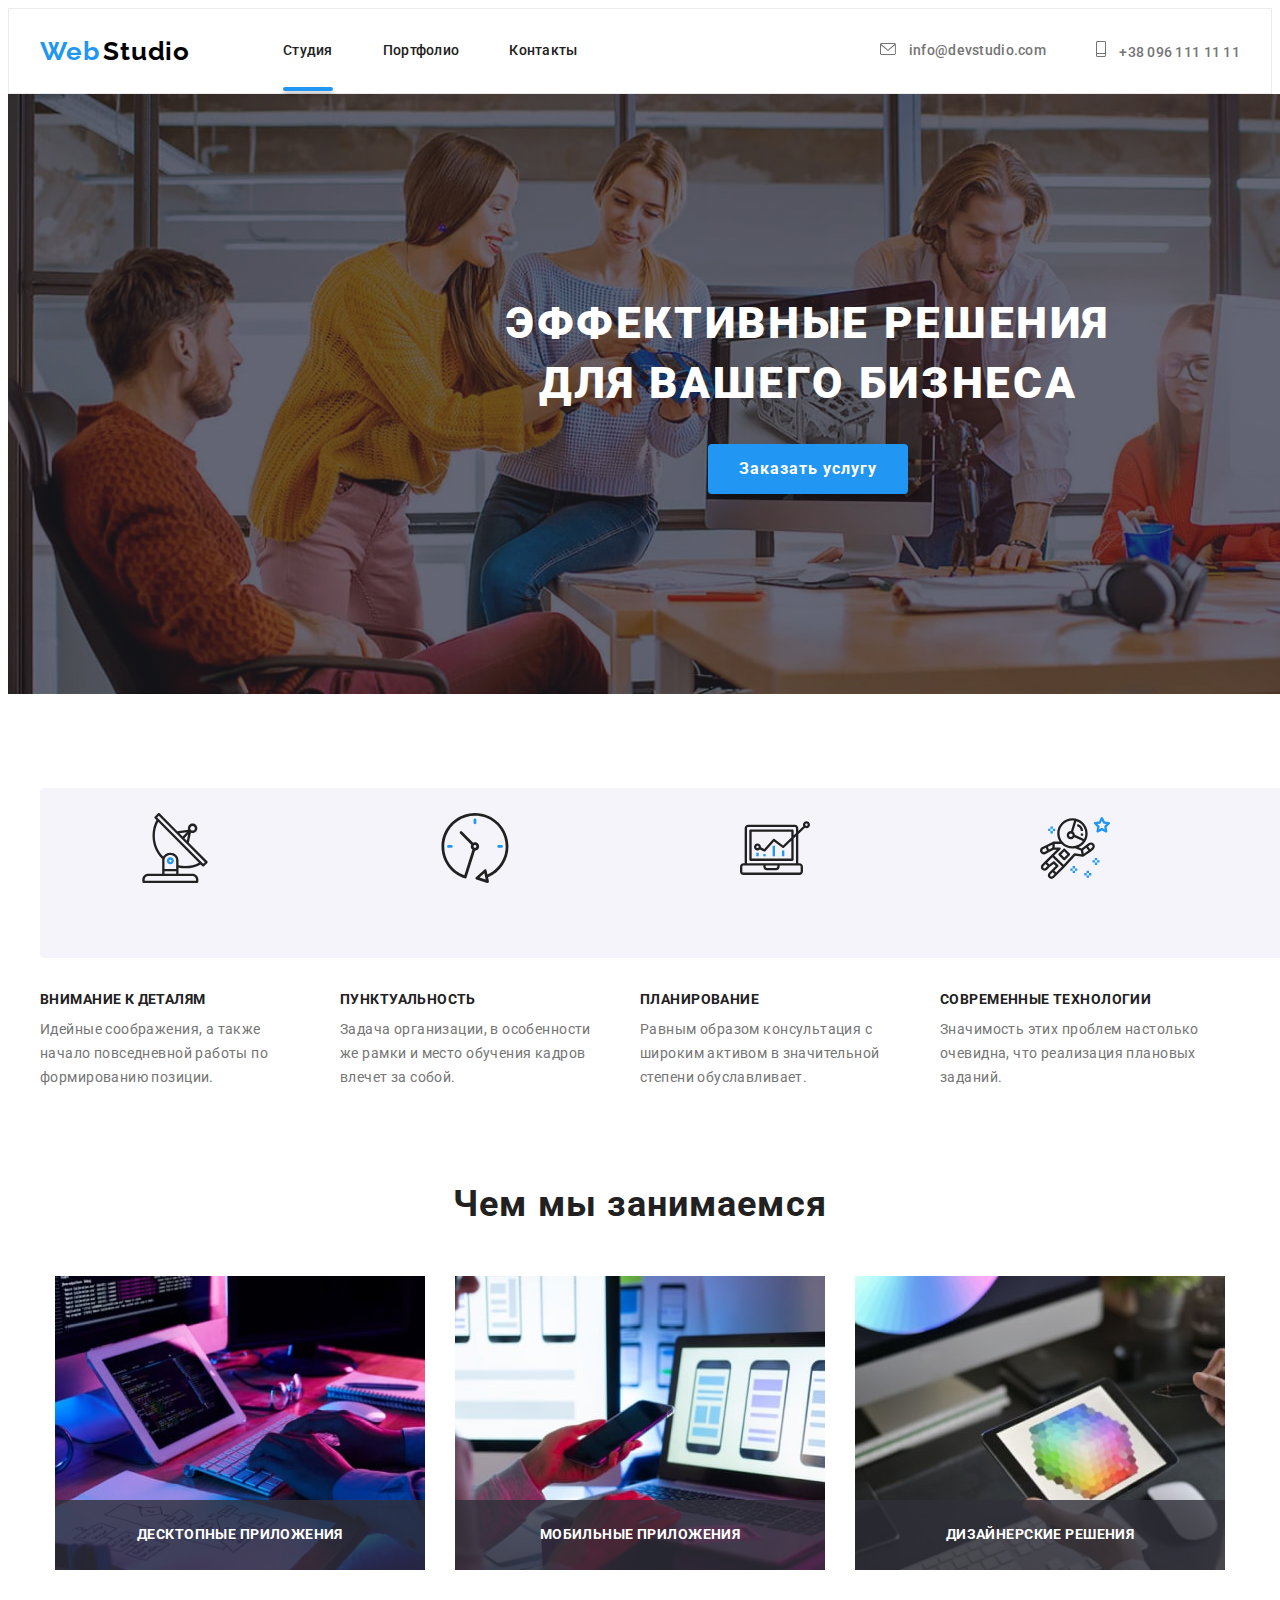
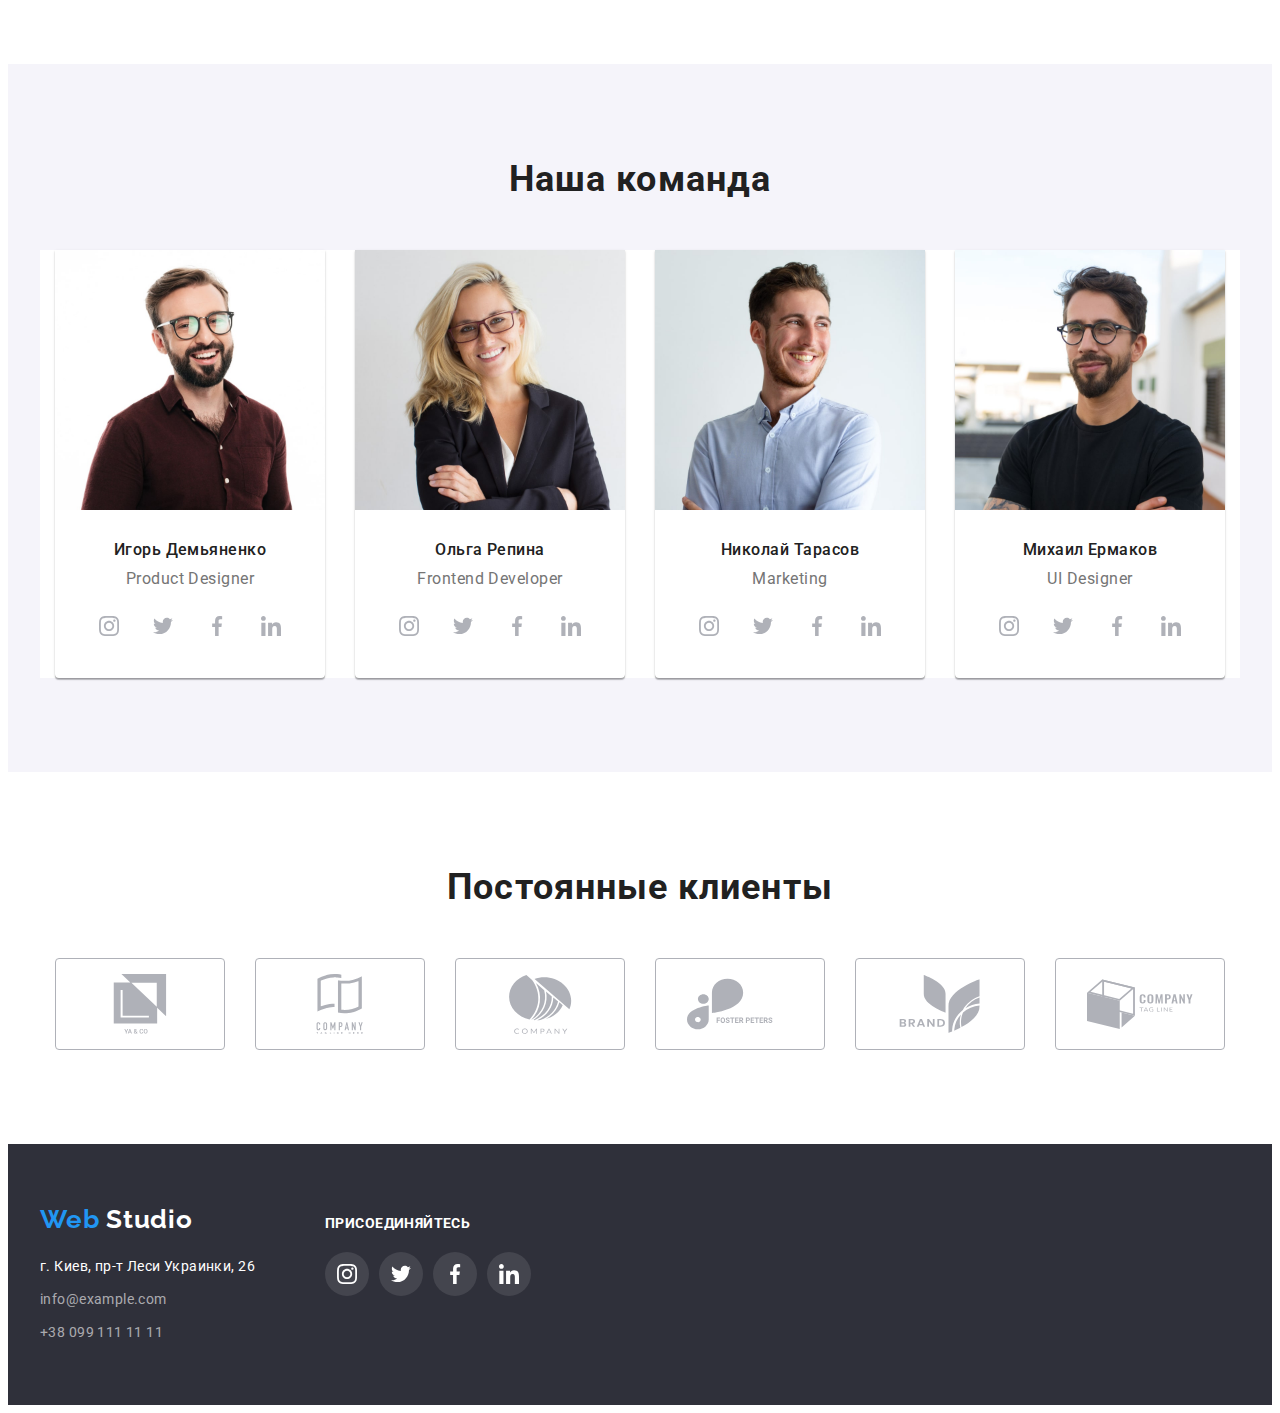
<file: index.html>
<!DOCTYPE html>
<html lang="ru">
  <head>
    <meta charset="UTF-8" />
    <meta http-equiv="X-UA-Compatible" content="IE=edge" />
    <meta name="viewport" content="width=device-width, initial-scale=1.0" />
    <title>goit-markup-hw-04</title>
    <link rel="preconnect" href="https://fonts.googleapis.com" />
    <link rel="preconnect" href="https://fonts.gstatic.com" crossorigin />
    <link
      href="https://fonts.googleapis.com/css2?family=Raleway:wght@700&family=Roboto:wght@400;500;700;900&display=swap"
      rel="stylesheet"
    />
    <link
      rel="stylesheet"
      href="https://cdnjs.cloudflare.com/ajax/libs/modern-normalize/1.1.0/modern-normalize.min.css"
      integrity="sha512-wpPYUAdjBVSE4KJnH1VR1HeZfpl1ub8YT/NKx4PuQ5NmX2tKuGu6U/JRp5y+Y8XG2tV+wKQpNHVUX03MfMFn9Q=="
      crossorigin="anonymous"
      referrerpolicy="no-referrer"
    />

    <link rel="stylesheet" href="./css/styles.css" />
  </head>
  <body>
    <!-- Шапка сайта   -->

    <header class="header">
      <div class="container header-container">
        <nav class="header-navigation">
          <a class="link header-logo" href="#0" lang="en">
            <span class="first-color-logo">Web</span>
            <span class="second-color-logo">Studio</span></a
          >
          <ul class="list header-list">
            <li class="header-item">
              <a class="link header-link current" href="">Студия </a>
            </li>
            <li class="header-item">
              <a class="link header-link" href="./portfolio.html"> Портфолио</a>
            </li>

            <li class="header-item">
              <a class="link header-link" href=""> Контакты </a>
            </li>
          </ul>
        </nav>

        <ul class="list header-contacts">
          <li>
            <a class="link header-mail" href="mailto:info@devstudio.com" lang="en">
              <svg class="header-mail-icon">
                <use href="./images/aicons.svg#letter" width="16" height="12"></use>
              </svg>
              info@devstudio.com</a
            >
          </li>
          <li>
            <a class="link header-tel" href="tel:+380961111111">
              <svg class="header-tel-icon">
                <use href="./images/aicons.svg#book" width="10" height="16"></use>
              </svg>
              +38 096 111 11 11</a
            >
          </li>
        </ul>
      </div>
    </header>

    <!-- Главный заголовок   -->
    <main>
      <section class="main-section">
        <div class="container main-container">
          <h1 class="mein-heading">Эффективные решения для вашего бизнеса</h1>
          <button class="main-btn" type="button" data-modal-open>Заказать услугу</button>
        </div>
      </section>

      <!-- Наши преимущества -->
      <section class="page-section">
        <div class="container">
          <ul class="list list-section">
            <li class="list-text">
              <svg class="page-section-icon" width="270" height="120">
                <use href="./images/aicons.svg#antenn" width="70" height="70"></use>
              </svg>

              <h3 class="head-section">Внимание к деталям</h3>
              <p class="content-section">
                Идейные соображения, а также начало повседневной работы по формированию позиции.
              </p>
            </li>
            <li class="list-text">
              <svg class="page-section-icon" width="270" height="120">
                <use href="./images/aicons.svg#clock" width="70" height="70"></use>
              </svg>
              <h3 class="head-section">Пунктуальность</h3>
              <p class="content-section">
                Задача организации, в особенности же рамки и место обучения кадров влечет за собой.
              </p>
            </li>
            <li class="list-text">
              <svg class="page-section-icon" width="270" height="120">
                <use href="./images/aicons.svg#diagram" width="70" height="70"></use>
              </svg>
              <h3 class="head-section">Планирование</h3>
              <p class="content-section">
                Равным образом консультация с широким активом в значительной степени обуславливает.
              </p>
            </li>
            <li class="list-text">
              <svg class="page-section-icon" width="270" height="120">
                <use href="./images/aicons.svg#astronaut" width="70" height="70"></use>
              </svg>
              <h3 class="head-section">Современные технологии</h3>
              <p class="content-section">
                Значимость этих проблем настолько очевидна, что реализация плановых заданий.
              </p>
            </li>
          </ul>
        </div>
      </section>

      <!-- Чем мы занимаемся  -->
      <section class="classes">
        <div class="container">
          <h2 class="title-work">Чем мы занимаемся</h2>
          <ul class="list list-img">
            <li class="order-img">
              <img src="./images/box-1.jpg" alt="фото1" width="370" height="294" />
              <h3 class="order-img-header">Десктопные приложения</h3>
            </li>
            <li class="order-img">
              <img src="./images/box-2.jpg" alt="фото2" width="370" height="294" />
              <h3 class="order-img-header">Мобильные приложения</h3>
            </li>
            <li class="order-img">
              <img src="./images/box-3.jpg" alt="фото3" width="370" height="294" />
              <h3 class="order-img-header">Дизайнерские решения</h3>
            </li>
          </ul>
        </div>
      </section>

      <!-- Наша команда  -->

      <section class="section-team">
        <div class="container">
          <h2 class="title-team">Наша команда</h2>
          <ul class="list list-team">
            <li>
              <img src="./images/person1.jpg" alt="Игорь Демьяненко" width="270" height="260" />
              <div class="indentation-text">
                <h3 class="name-person">Игорь Демьяненко</h3>
                <p class="work-person" lang="en">Product Designer</p>
                <ul class="list list-social-team">
                  <li class="social-team-item">
                    <a href="" class="social-team-link">
                      <svg class="social-team-icon" width="20" height="20">
                        <use href="./images/aicons.svg#instagram"></use>
                      </svg>
                    </a>
                  </li>
                  <li class="social-team-item">
                    <a href="" class="social-team-link">
                      <svg class="social-team-icon" width="20" height="20">
                        <use href="./images/aicons.svg#twitter"></use>
                      </svg>
                    </a>
                  </li>
                  <li class="social-team-item">
                    <a href="" class="social-team-link">
                      <svg class="social-team-icon" width="20" height="20">
                        <use href="./images/aicons.svg#facebook"></use>
                      </svg>
                    </a>
                  </li>
                  <li class="social-team-item">
                    <a href="" class="social-team-link">
                      <svg class="social-team-icon" width="20" height="20">
                        <use href="./images/aicons.svg#linkedin"></use>
                      </svg>
                    </a>
                  </li>
                </ul>
              </div>
            </li>
            <li>
              <img src="./images/person2.jpg" alt="Ольга Репина " width="270" height="260" />
              <div class="indentation-text">
                <h3 class="name-person">Ольга Репина</h3>
                <p class="work-person" lang="en">Frontend Developer</p>
                <ul class="list list-social-team">
                  <li class="social-team-item">
                    <a href="" class="social-team-link">
                      <svg class="social-team-icon" width="20" height="20">
                        <use href="./images/aicons.svg#instagram"></use>
                      </svg>
                    </a>
                  </li>
                  <li class="social-team-item">
                    <a href="" class="social-team-link">
                      <svg class="social-team-icon" width="20" height="20">
                        <use href="./images/aicons.svg#twitter"></use>
                      </svg>
                    </a>
                  </li>
                  <li class="social-team-item">
                    <a href="" class="social-team-link">
                      <svg class="social-team-icon" width="20" height="20">
                        <use href="./images/aicons.svg#facebook"></use>
                      </svg>
                    </a>
                  </li>
                  <li class="social-team-item">
                    <a href="" class="social-team-link">
                      <svg class="social-team-icon" width="20" height="20">
                        <use href="./images/aicons.svg#linkedin"></use>
                      </svg>
                    </a>
                  </li>
                </ul>
              </div>
            </li>
            <li>
              <img src="./images/person3.jpg" alt="Николай Тарасов" width="270" height="260" />
              <div class="indentation-text">
                <h3 class="name-person">Николай Тарасов</h3>
                <p class="work-person" lang="en">Marketing</p>
                <ul class="list list-social-team">
                  <li class="social-team-item">
                    <a href="" class="social-team-link">
                      <svg class="social-team-icon" width="20" height="20">
                        <use href="./images/aicons.svg#instagram"></use>
                      </svg>
                    </a>
                  </li>
                  <li class="social-team-item">
                    <a href="" class="social-team-link">
                      <svg class="social-team-icon" width="20" height="20">
                        <use href="./images/aicons.svg#twitter"></use>
                      </svg>
                    </a>
                  </li>
                  <li class="social-team-item">
                    <a href="" class="social-team-link">
                      <svg class="social-team-icon" width="20" height="20">
                        <use href="./images/aicons.svg#facebook"></use>
                      </svg>
                    </a>
                  </li>
                  <li class="social-team-item">
                    <a href="" class="social-team-link">
                      <svg class="social-team-icon" width="20" height="20">
                        <use href="./images/aicons.svg#linkedin"></use>
                      </svg>
                    </a>
                  </li>
                </ul>
              </div>
            </li>
            <li>
              <img src="./images/person4.jpg" alt="Михаил Ермаков" width="270" height="260" />
              <div class="indentation-text">
                <h3 class="name-person">Михаил Ермаков</h3>
                <p class="work-person" lang="en">UI Designer</p>
                <ul class="list list-social-team">
                  <li class="social-team-item">
                    <a href="" class="social-team-link">
                      <svg class="social-team-icon" width="20" height="20">
                        <use href="./images/aicons.svg#instagram"></use>
                      </svg>
                    </a>
                  </li>
                  <li class="social-team-item">
                    <a href="" class="social-team-link">
                      <svg class="social-team-icon" width="20" height="20">
                        <use href="./images/aicons.svg#twitter"></use>
                      </svg>
                    </a>
                  </li>
                  <li class="social-team-item">
                    <a href="" class="social-team-link">
                      <svg class="social-team-icon" width="20" height="20">
                        <use href="./images/aicons.svg#facebook"></use>
                      </svg>
                    </a>
                  </li>
                  <li class="social-team-item">
                    <a href="" class="social-team-link">
                      <svg class="social-team-icon" width="20" height="20">
                        <use href="./images/aicons.svg#linkedin"></use>
                      </svg>
                    </a>
                  </li>
                </ul>
              </div>
            </li>
          </ul>
        </div>
      </section>
      <!-- Постоянные клиенты  -->
      <section class="section-clients">
        <div class="container">
          <h2 class="title-clients">Постоянные клиенты</h2>
          <ul class="list list-clients">
            <li class="item-clients">
              <a href="" class="link-clients">
                <svg class="icon-clients" width="106" height="60">
                  <use href="./images/aicons.svg#company1"></use>
                </svg>
              </a>
            </li>
            <li class="item-clients">
              <a href="" class="link-clients">
                <svg class="icon-clients" width="106" height="60">
                  <use href="./images/aicons.svg#company2"></use>
                </svg>
              </a>
            </li>
            <li class="item-clients">
              <a href="" class="link-clients">
                <svg class="icon-clients" width="106" height="60">
                  <use href="./images/aicons.svg#company3"></use>
                </svg>
              </a>
            </li>
            <li class="item-clients">
              <a href="" class="link-clients">
                <svg class="icon-clients" width="106" height="60">
                  <use href="./images/aicons.svg#group-2"></use>
                </svg>
              </a>
            </li>
            <li class="item-clients">
              <a href="" class="link-clients">
                <svg class="icon-clients" width="106" height="60">
                  <use href="./images/aicons.svg#company5"></use>
                </svg>
              </a>
            </li>
            <li class="item-clients">
              <a href="" class="link-clients">
                <svg class="icon-clients" width="106" height="60">
                  <use href="./images/aicons.svg#group6"></use>
                </svg>
              </a>
            </li>
          </ul>
        </div>
      </section>
    </main>

    <!-- Контакты -->

    <footer class="footer-block">
      <div class="container futter-container">
        <div class="address-block">
          <a class="link" href="#0" lang="en"
            ><span class="first-color-logo">Web</span
            ><span class="second-color-logo futter-logo-color"> Studio</span>
          </a>
          <address class="contacts">
            <ul class="list">
              <li>
                <a
                  class="link contacts-address"
                  href="https://goo.gl/maps/wN2QfeuY1FiPQJow7"
                  target="_blank"
                  rel="noopener noreferrer"
                >
                  г. Киев, пр-т Леси Украинки, 26
                </a>
              </li>
              <li class="mail-futter">
                <a class="link contacts-mail mail-futter" href="" lang="en">info@example.com</a>
              </li>
              <li>
                <a class="link contacts-tel" href=""> +38 099 111 11 11</a>
              </li>
            </ul>
          </address>
        </div>
        <div class="socials-block">
          <h3 class="tittle-socials">ПРИСОЕДИНЯЙТЕСЬ</h3>
          <ul class="list social-list">
            <li class="social-item">
              <a href="" class="social-link">
                <svg class="social-icon" width="20" height="20">
                  <use href="./images/aicons.svg#instagram"></use>
                </svg>
              </a>
            </li>
            <li class="social-item">
              <a href="" class="social-link">
                <svg class="social-icon" width="20" height="20">
                  <use href="./images/aicons.svg#twitter"></use>
                </svg>
              </a>
            </li>
            <li class="social-item">
              <a href="" class="social-link">
                <svg class="social-icon" width="20" height="20">
                  <use href="./images/aicons.svg#facebook"></use>
                </svg>
              </a>
            </li>
            <li class="social-item">
              <a href="" class="social-link">
                <svg class="social-icon" width="20" height="20">
                  <use href="./images/aicons.svg#linkedin"></use>
                </svg>
              </a>
            </li>
          </ul>
        </div>
      </div>
    </footer>
    <div class="backdrop is-hidden" data-modal>
      <div class="modal">
        <button type="button" class="modal-close" data-modal-close>
          <svg class="modal-close-icon" width="11" height="11">
            <use href="./images/aicons.svg#close"></use>
          </svg>
        </button>
      </div>
    </div>
    <script src="./JS/modal.js"></script>
  </body>
</html>
</file>
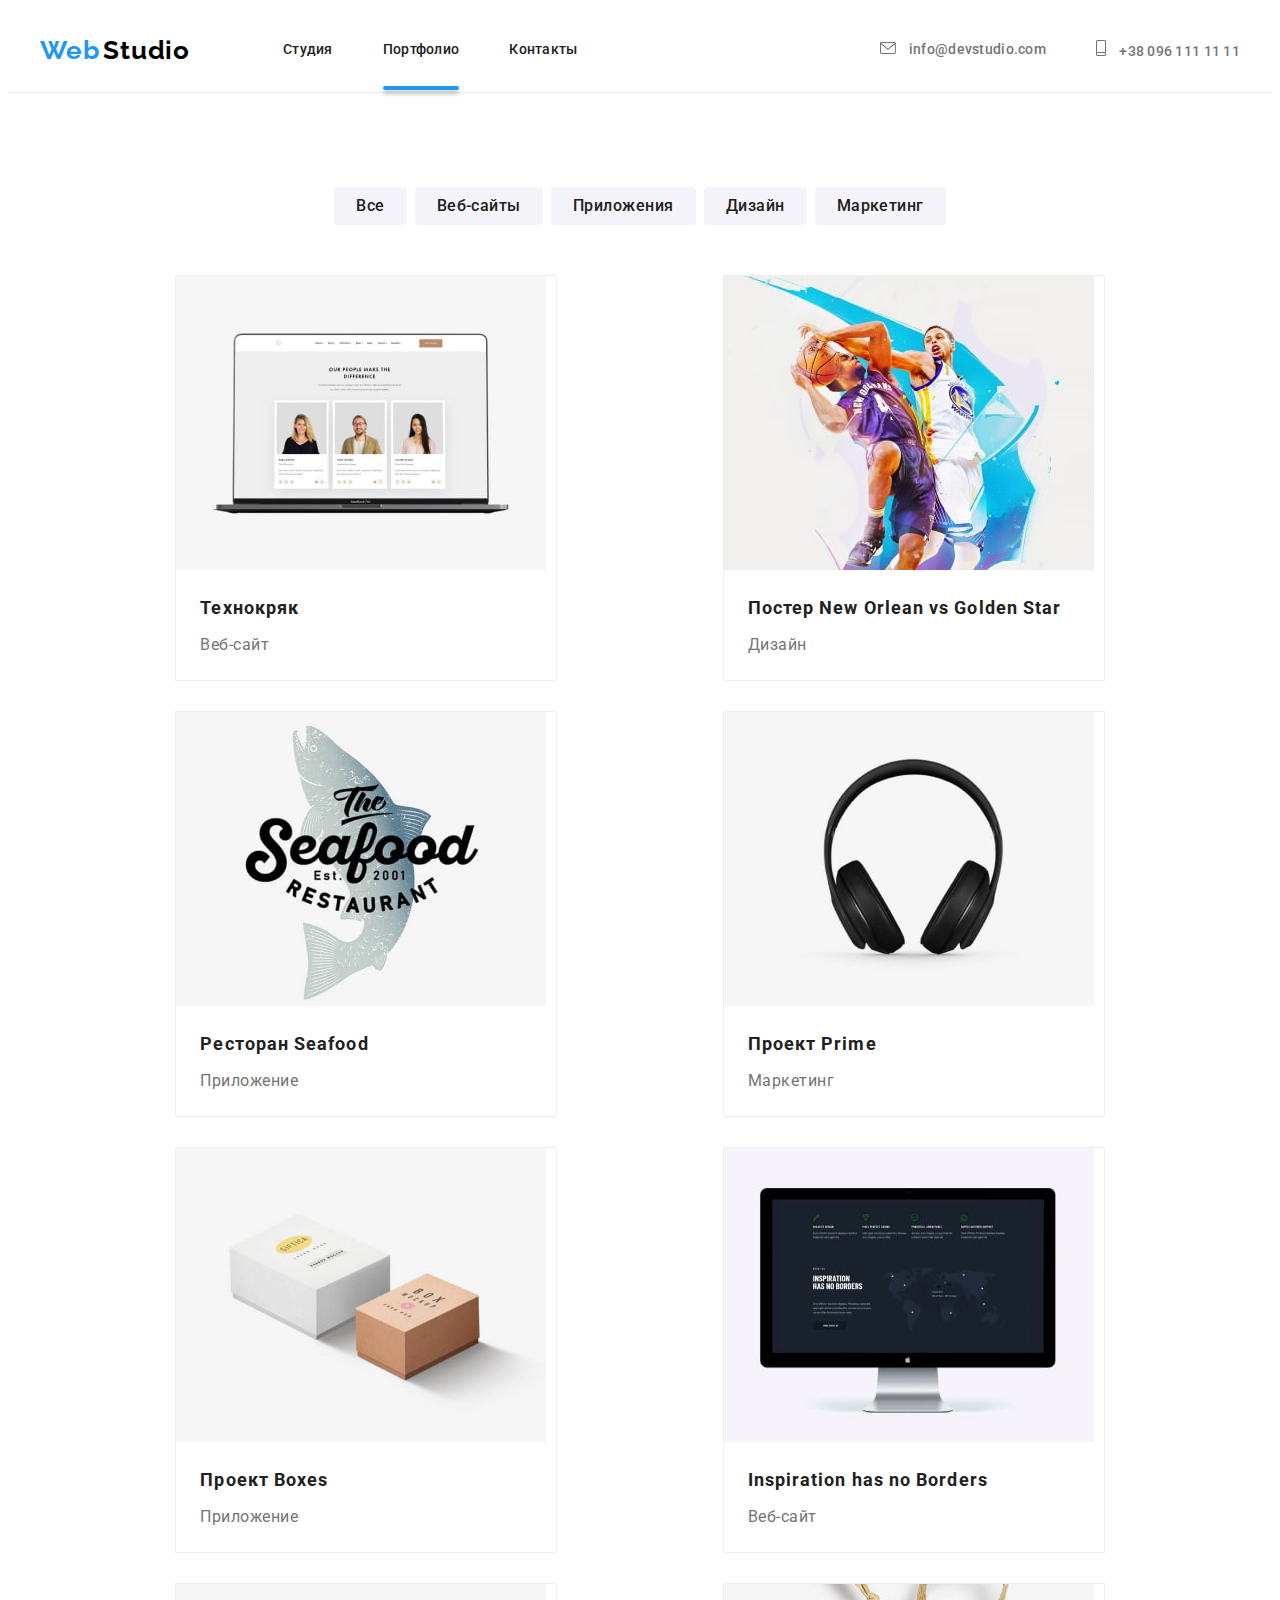
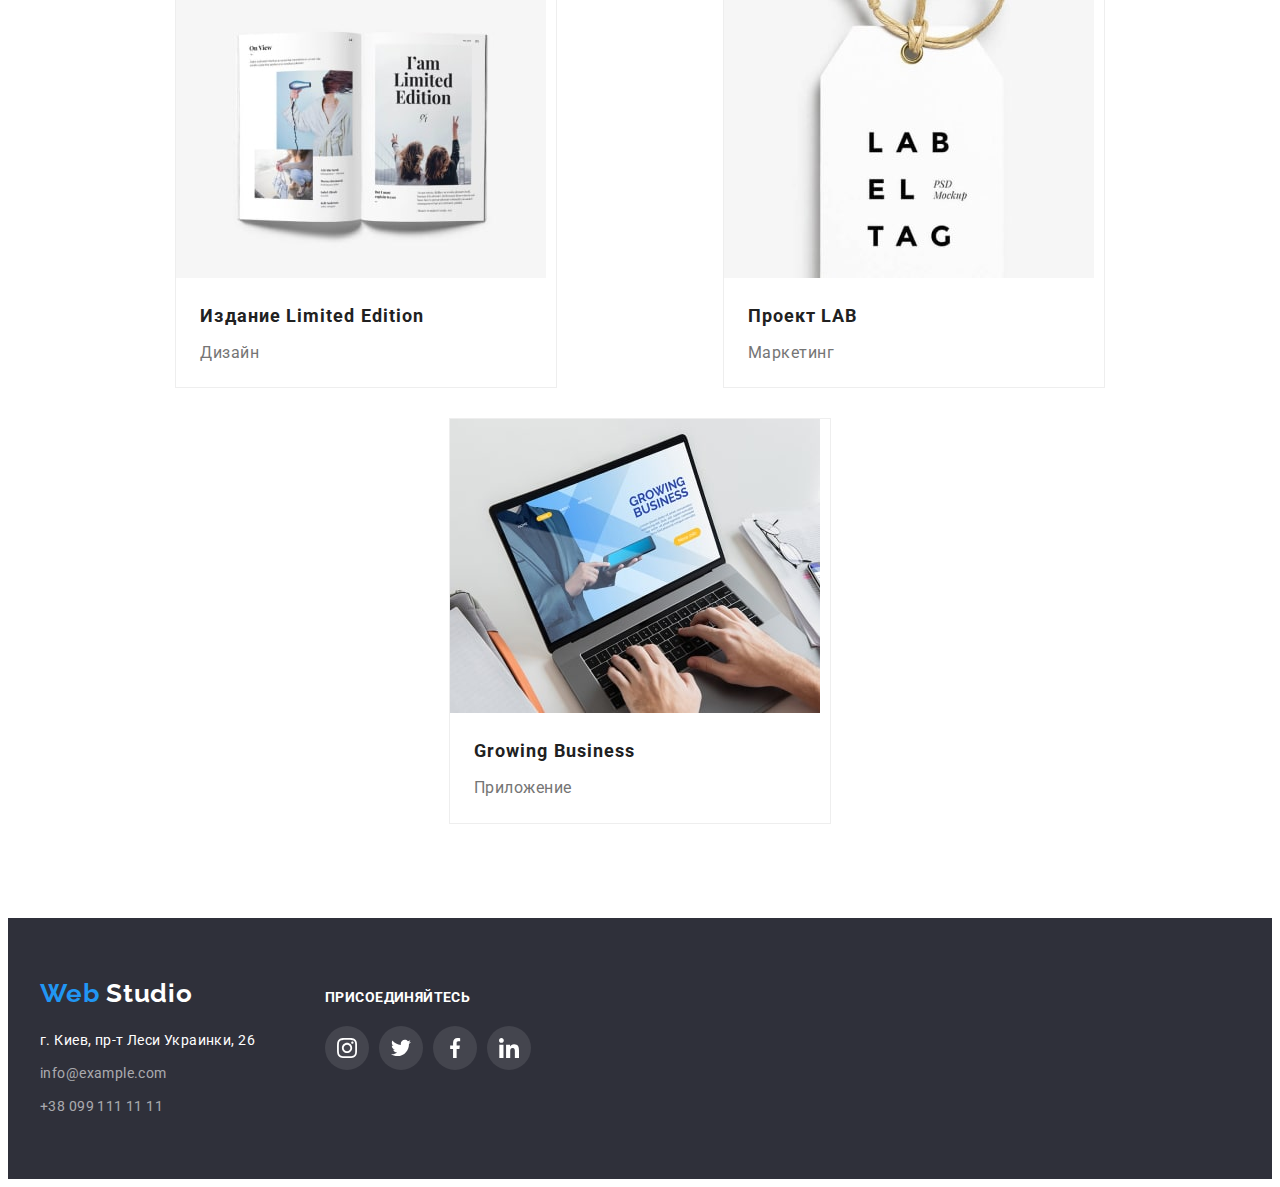
<file: portfolio.html>
<!DOCTYPE html>
<html lang="ru">
  <head>
    <meta charset="UTF-8" />
    <meta http-equiv="X-UA-Compatible" content="IE=edge" />
    <meta name="viewport" content="width=device-width, initial-scale=1.0" />
    <title>goit-markup-hw-02</title>
    <link rel="preconnect" href="https://fonts.googleapis.com" />
    <link rel="preconnect" href="https://fonts.gstatic.com" crossorigin />
    <link
      href="https://fonts.googleapis.com/css2?family=Raleway:wght@700&family=Roboto:wght@400;500;700;900&display=swap"
      rel="stylesheet"
    />
    <link
      rel="stylesheet"
      href="https://cdnjs.cloudflare.com/ajax/libs/modern-normalize/1.1.0/modern-normalize.min.css"
      integrity="sha512-wpPYUAdjBVSE4KJnH1VR1HeZfpl1ub8YT/NKx4PuQ5NmX2tKuGu6U/JRp5y+Y8XG2tV+wKQpNHVUX03MfMFn9Q=="
      crossorigin="anonymous"
      referrerpolicy="no-referrer"
    />
    <link rel="stylesheet" href="./css/styles.css" />
  </head>
  <!-- Шапка сайта  -->

  <body>
    <header class="header-border">
      <div class="container header-container">
        <nav class="header-navigation">
          <a class="link header-logo" href="#0" lang="en">
            <span class="first-color-logo">Web</span>
            <span class="second-color-logo">Studio</span></a
          >
          <ul class="list header-list">
            <li class="header-item">
              <a class="link header-link" href="./index.html">Студия</a>
            </li>
            <li class="header-item">
              <a class="link header-link current" href="./portfolio.html"> Портфолио</a>
            </li>

            <li class="header-item">
              <a class="link header-link" href=""> Контакты </a>
            </li>
          </ul>
        </nav>
        <ul class="list header-contacts">
          <li>
            <a class="link header-mail" href="mailto:info@devstudio.com" lang="en">
              <svg class="header-mail-icon">
                <use href="./images/aicons.svg#letter" width="16" height="12"></use>
              </svg>
              info@devstudio.com</a
            >
          </li>
          <li>
            <a class="link header-tel" href="tel:+380961111111">
              <svg class="header-tel-icon">
                <use href="./images/aicons.svg#book" width="10" height="16"></use>
              </svg>
              +38 096 111 11 11</a
            >
          </li>
        </ul>
      </div>
    </header>
    <main class="main-portfolio">
      <section class="portfolio">
        <div class="container">
          <ul class="list list-portfolio">
            <li class="button-list">
              <button class="btn-portfolio" type="button">Все</button>
            </li>
            <li class="button-list">
              <button class="btn-portfolio" type="button">Веб-сайты</button>
            </li>
            <li class="button-list">
              <button class="btn-portfolio" type="button">Приложения</button>
            </li>
            <li class="button-list">
              <button class="btn-portfolio" type="button">Дизайн</button>
            </li>
            <li class="button-list">
              <button class="btn-portfolio" type="button">Маркетинг</button>
            </li>
          </ul>

          <ul class="list gallery-list">
            <li class="img-list">
              <a href="" class="link portfolio-link">
                <div class="gallery-list-wrap">
                  <img
                    src="./images/portfolio/tehnokryak.jpg"
                    alt="веб-сайт"
                    width="370"
                    height="294"
                  />
                  <p class="portfolio-second-text">
                    Технокряк это современная площадка распространения коронавируса. Компании
                    используют эту платформу для цифрового шпионажа и атак на защищённые сервера
                    конкурентов.
                  </p>
                </div>

                <div class="card-content">
                  <h2 class="portfolio-header-pic">Технокряк</h2>
                  <p class="portfolio-text-pic">Веб-сайт</p>
                </div>
              </a>
            </li>
            <li class="img-list">
              <a href="" class="link portfolio-link">
                <div class="gallery-list-wrap">
                  <img src="./images/portfolio/poster.jpg" alt="постер" width="370" height="294" />
                  <p class="portfolio-second-text">
                    Технокряк это современная площадка распространения коронавируса. Компании
                    используют эту платформу для цифрового шпионажа и атак на защищённые сервера
                    конкурентов.
                  </p>
                </div>
                <div class="card-content">
                  <h2 class="portfolio-header-pic">Постер New Orlean vs Golden Star</h2>
                  <p class="portfolio-text-pic">Дизайн</p>
                </div>
              </a>
            </li>
            <li class="img-list">
              <a href="" class="link portfolio-link">
                <div class="gallery-list-wrap">
                  <img
                    src="./images/portfolio/Seafood.jpg"
                    alt="логотип"
                    width="370"
                    height="294"
                  />
                  <p class="portfolio-second-text">
                    Технокряк это современная площадка распространения коронавируса. Компании
                    используют эту платформу для цифрового шпионажа и атак на защищённые сервера
                    конкурентов.
                  </p>
                </div>
                <div class="card-content">
                  <h2 class="portfolio-header-pic">Ресторан Seafood</h2>
                  <p class="portfolio-text-pic">Приложение</p>
                </div>
              </a>
            </li>
            <li class="img-list">
              <a href="" class="link portfolio-link">
                <div class="gallery-list-wrap">
                  <img src="./images/portfolio/Prime.jpg" alt="наушники" width="370" height="294" />
                  <p class="portfolio-second-text">
                    Технокряк это современная площадка распространения коронавируса. Компании
                    используют эту платформу для цифрового шпионажа и атак на защищённые сервера
                    конкурентов.
                  </p>
                </div>
                <div class="card-content">
                  <h2 class="portfolio-header-pic">Проект Prime</h2>
                  <p class="portfolio-text-pic">Маркетинг</p>
                </div>
              </a>
            </li>
            <li class="img-list">
              <a href="" class="link portfolio-link">
                <div class="gallery-list-wrap">
                  <img src="./images/portfolio/Boxes.jpg" alt="коробки" width="370" height="294" />
                  <p class="portfolio-second-text">
                    Технокряк это современная площадка распространения коронавируса. Компании
                    используют эту платформу для цифрового шпионажа и атак на защищённые сервера
                    конкурентов.
                  </p>
                </div>
                <div class="card-content">
                  <h2 class="portfolio-header-pic">Проект Boxes</h2>
                  <p class="portfolio-text-pic">Приложение</p>
                </div>
              </a>
            </li>
            <li class="img-list">
              <a href="" class="link portfolio-link">
                <div class="gallery-list-wrap">
                  <img
                    src="./images/portfolio/Inspiration.jpg"
                    alt="монитор"
                    width="370"
                    height="294"
                  />
                  <p class="portfolio-second-text">
                    Технокряк это современная площадка распространения коронавируса. Компании
                    используют эту платформу для цифрового шпионажа и атак на защищённые сервера
                    конкурентов.
                  </p>
                </div>
                <div class="card-content">
                  <h2 class="portfolio-header-pic" lang="en">Inspiration has no Borders</h2>
                  <p class="portfolio-text-pic">Веб-сайт</p>
                </div>
              </a>
            </li>
            <li class="img-list">
              <a href="" class="link portfolio-link">
                <div class="gallery-list-wrap">
                  <img
                    src="./images/portfolio/Limited-Edition.jpg"
                    alt="издание"
                    width="370"
                    height="294"
                  />
                  <p class="portfolio-second-text">
                    Технокряк это современная площадка распространения коронавируса. Компании
                    используют эту платформу для цифрового шпионажа и атак на защищённые сервера
                    конкурентов.
                  </p>
                </div>
                <div class="card-content">
                  <h2 class="portfolio-header-pic">Издание Limited Edition</h2>
                  <p class="portfolio-text-pic">Дизайн</p>
                </div>
              </a>
            </li>
            <li class="img-list">
              <a href="" class="link portfolio-link">
                <div class="gallery-list-wrap">
                  <img
                    src="./images/portfolio/project-lab.jpg"
                    alt="бирка"
                    width="370"
                    height="294"
                  />
                  <p class="portfolio-second-text">
                    Технокряк это современная площадка распространения коронавируса. Компании
                    используют эту платформу для цифрового шпионажа и атак на защищённые сервера
                    конкурентов.
                  </p>
                </div>
                <div class="card-content">
                  <h2 class="portfolio-header-pic">Проект LAB</h2>
                  <p class="portfolio-text-pic">Маркетинг</p>
                </div>
              </a>
            </li>
            <li class="img-list">
              <a href="" class="link portfolio-link">
                <div class="gallery-list-wrap">
                  <img
                    src="./images/portfolio/Growing-Business.jpg"
                    alt="ноутбук"
                    width="370"
                    height="294"
                  />
                  <p class="portfolio-second-text">
                    Технокряк это современная площадка распространения коронавируса. Компании
                    используют эту платформу для цифрового шпионажа и атак на защищённые сервера
                    конкурентов.
                  </p>
                </div>
                <div class="card-content portfolio-link">
                  <h2 class="portfolio-header-pic" lang="en">Growing Business</h2>
                  <p class="portfolio-text-pic">Приложение</p>
                </div>
              </a>
            </li>
          </ul>
        </div>
      </section>
    </main>

    <!-- Контакты -->
    <footer class="footer-block">
      <div class="container futter-container">
        <div class="address-block">
          <a class="link" href="#0" lang="en"
            ><span class="first-color-logo">Web</span
            ><span class="second-color-logo futter-logo-color"> Studio</span>
          </a>
          <address class="contacts">
            <ul class="list">
              <li>
                <a
                  class="link contacts-address"
                  href="https://goo.gl/maps/wN2QfeuY1FiPQJow7"
                  target="_blank"
                  rel="noopener noreferrer"
                >
                  г. Киев, пр-т Леси Украинки, 26
                </a>
              </li>
              <li class="mail-futter">
                <a class="link contacts-mail mail-futter" href="" lang="en">info@example.com</a>
              </li>
              <li>
                <a class="link contacts-tel" href=""> +38 099 111 11 11</a>
              </li>
            </ul>
          </address>
        </div>
        <div class="socials-block">
          <h3 class="tittle-socials">ПРИСОЕДИНЯЙТЕСЬ</h3>
          <ul class="list social-list">
            <li class="social-item">
              <a href="" class="social-link">
                <svg class="social-icon" width="20" height="20">
                  <use href="./images/aicons.svg#instagram"></use>
                </svg>
              </a>
            </li>
            <li class="social-item">
              <a href="" class="social-link">
                <svg class="social-icon" width="20" height="20">
                  <use href="./images/aicons.svg#twitter"></use>
                </svg>
              </a>
            </li>
            <li class="social-item">
              <a href="" class="social-link">
                <svg class="social-icon" width="20" height="20">
                  <use href="./images/aicons.svg#facebook"></use>
                </svg>
              </a>
            </li>
            <li class="social-item">
              <a href="" class="social-link">
                <svg class="social-icon" width="20" height="20">
                  <use href="./images/aicons.svg#linkedin"></use>
                </svg>
              </a>
            </li>
          </ul>
        </div>
      </div>
    </footer>
  </body>
</html>
</file>
<file: css/styles.css>
:root {
  --first-title-color: #ffffff;
  --second-title-color: #212121;
  --accent-color: #2196f3;
  --header-text-color: #212121;
  --first-logo-color: #2196f3;
  --second-logo-color: #000000;
  --address-color: #ffffff;
  --second-address-color: rgba(255, 255, 255, 0.6);
}
body {
  font-family: 'roboto', Arial, Helvetica, sans-serif;
  color: #757575;
}

p,
h1,
h2,
h3,
h4,
h5,
h6 {
  margin: 0;
}
ul {
  margin: 0;
  padding: 0;
}
button {
  cursor: pointer;
}
img {
  display: block;
  max-width: 100%;
}
.container {
  width: 1200px;
  padding-left: 15px;
  padding-right: 15px;
  margin: 0 auto;
}

.header-list {
  display: flex;
}
.list {
  list-style: none;
}

.link {
  text-decoration: none;
}

/* ----------------------------ЛОГОТИП-------------------- */
.header-logo {
  margin-right: 93px;
}
.first-color-logo {
  font-family: Raleway;
  font-weight: 700;
  font-size: 26px;
  line-height: 1.19;
  letter-spacing: 0.03em;
  color: var(--first-logo-color);
}

.second-color-logo {
  font-family: Raleway;
  font-weight: 700;
  font-size: 26px;
  line-height: 1.19;
  letter-spacing: 0.03em;
  color: var(--second-logo-color);
}

/* ------------------------------ШАПКА-------------------------- */

.header-border {
  background-color: #ffffff;
  margin-left: auto;
  margin-right: auto;
  border-bottom: 1px solid #ececec;
}
.header-container {
  display: flex;
}

.header-navigation {
  display: flex;
  align-items: center;
}
.header-item:not(:last-child) {
  margin-right: 50px;
}
.header-contacts {
  display: flex;
  align-items: center;
  margin-left: auto;
}

.header-link {
  position: relative;

  display: block;
  padding-bottom: 32px;
  padding-top: 32px;
  font-weight: 500;
  font-size: 14px;
  line-height: 1.14;
  letter-spacing: 0.02em;
  color: var(--header-text-color);

  transition-property: var(--accent-color);
  transition-duration: 250ms;
  transition-timing-function: cubic-bezier(0.4, 0, 0.2, 1);
}

.header-link.current::after {
  position: absolute;
  left: 0;
  bottom: 0;

  content: '';
  display: block;
  width: 100%;
  height: 4px;
  background-color: var(--accent-color);
  box-shadow: 0px 4px 4px rgba(0, 0, 0, 0.25);
  border-radius: 2px;
}

.header-mail {
  display: block;
  padding-bottom: 32px;
  padding-top: 32px;
  font-weight: 500;
  font-size: 14px;
  line-height: 1.14;
  letter-spacing: 0.02em;
  color: #757575;
  margin-right: 50px;

  transition-property: var(--accent-color);
  transition-duration: 250ms;
  transition-timing-function: cubic-bezier(0.4, 0, 0.2, 1);
}

.header-mail-icon {
  width: 16px;
  height: 12px;
  margin-right: 10px;
  align-items: center;
  fill: currentColor;
}

.header-tel {
  display: block;
  padding-bottom: 32px;
  padding-top: 32px;
  font-weight: 500;
  font-size: 14px;
  line-height: 1.14;
  letter-spacing: 0.02em;
  color: #757575;

  transition-property: var(--accent-color);
  transition-duration: 250ms;
  transition-timing-function: cubic-bezier(0.4, 0, 0.2, 1);
}
.header-tel-icon {
  width: 10px;
  height: 16px;
  margin-right: 10px;
  fill: currentColor;
}

.header-link:hover,
.header-link:focus {
  color: var(--accent-color);
  transition-duration: 500ms;
}
.header-mail:hover,
.header-mail:focus {
  color: var(--accent-color);
}
.header-tel:hover,
.header-tel:focus {
  color: var(--accent-color);
}
/* ---------------------ГЛАВНЫЙ ЗАГОЛОВОК------------------- */
.main-section {
  background: #2f303a;
  background-image: linear-gradient(rgba(47, 48, 58, 0.4), rgba(47, 48, 58, 0.4)),
    url(../images/Img-min.jpg);

  background-repeat: no-repeat;
  background-position: center;
  background-size: cover;
  width: 1600px;

  margin-left: auto;
  margin-right: auto;
  padding-top: 200px;
  padding-bottom: 200px;
}

.mein-heading {
  display: block;
  margin: 0 auto;
  width: 696px;

  font-weight: 900;
  font-size: 44px;
  line-height: 1.36;
  text-align: center;
  letter-spacing: 0.06em;
  text-transform: uppercase;
  color: var(--first-title-color);
}

.main-btn {
  width: 200px;
  display: block;
  margin: 0 auto;
  margin-top: 30px;
  padding: 10px;
  border-radius: 4px;
  box-shadow: 10px 4px 4px rgba(0, 0, 0, 0.15);

  font-family: inherit;
  font-weight: 700;
  font-size: 16px;
  line-height: 1.88;
  align-items: center;
  text-align: center;
  letter-spacing: 0.06em;
  cursor: pointer;
  background: #2196f3;
  color: var(--first-title-color);
  border: none;
}

/* ------------------------------ПРИЕМУЩЕСТВА-------------------- */

.page-section {
  margin-left: auto;
  margin-right: auto;
  background: #ffffff;
  padding-top: 94px;
  padding-bottom: 94px;
}

.list-section {
  margin-right: auto;
  margin-left: auto;
  display: flex;
}
.list-text {
  width: 270px;
}

.list-text:not(:last-child) {
  margin-right: 30px;
}
.page-section-icon {
  padding: 25px 100px;
  background: #f5f4fa;
  border-radius: 4px;
  margin-bottom: 30px;
}
.head-section {
  margin-bottom: 10px;
  font-weight: 700;
  font-size: 14px;
  line-height: 1.14;
  letter-spacing: 0.03em;
  text-transform: uppercase;
  color: var(--header-text-color);
}

.content-section {
  font-weight: 400;
  font-size: 14px;
  line-height: 1.71;
  letter-spacing: 0.03em;
}
/*---------------ЧЕМ ЗАНИМАЕМСЯ------------ */
.classes {
  margin-right: auto;
  margin-left: auto;
  padding-bottom: 94px;
}

.title-work {
  margin-bottom: 50px;
  background: #ffffff;
  font-weight: 700;
  font-size: 36px;
  line-height: 1.17;
  text-align: center;
  letter-spacing: 0.03em;
  color: var(--second-title-color);
}
.list-img {
  display: flex;
  justify-content: center;
}
.order-img:not(:last-child) {
  margin-right: 30px;
}
.order-img {
  position: relative;
}

.order-img-header {
  display: flex;
  position: absolute;
  width: 100%;
  height: 70px;
  bottom: 0;
  align-items: center;
  justify-content: center;

  font-weight: 700;
  font-size: 14px;
  line-height: 1.14px;
  text-align: center;
  letter-spacing: 0.03em;
  background-color: rgba(47, 48, 58, 0.8);
  text-transform: uppercase;
  color: #ffffff;
}
/* ------------НАША КОМАНДА----------------- */

.section-team {
  background: #f5f4fa;
  margin-left: auto;
  margin-right: auto;
  padding-top: 94px;
  padding-bottom: 94px;
}

.title-team {
  margin-bottom: 50px;
  font-weight: 700;
  font-size: 36px;
  line-height: 1.17;
  text-align: center;
  letter-spacing: 0.03em;
  color: var(--header-text-color);
}
.list-team {
  display: flex;
  justify-content: center;
  background-color: #ffffff;
}
.list-team > li:not(:last-child) {
  margin-right: 30px;
}
.list-team > li {
  box-shadow: 0px 1px 3px rgba(0, 0, 0, 0.12), 0px 1px 1px rgba(0, 0, 0, 0.14),
    0px 2px 1px rgba(0, 0, 0, 0.2);
  border-radius: 0px 0px 4px 4px;
  width: 270px;
}
.indentation-text {
  padding-top: 30px;
  padding-bottom: 30px;
}
.name-person {
  font-weight: 500;
  font-size: 16px;
  line-height: 1.19;
  text-align: center;
  letter-spacing: 0.03em;
  color: var(--second-title-color);
}

.work-person {
  margin-top: 10px;
  margin-bottom: 16px;
  font-weight: 400;
  font-size: 16px;
  line-height: 1.19;
  text-align: center;
  letter-spacing: 0.03em;
}
.list-social-team {
  display: flex;
  justify-content: center;
}
.social-team-item {
  width: 44px;
  height: 44px;
}
.social-team-item + .social-team-item {
  margin-left: 10px;
}
.social-team-link {
  width: 100%;
  height: 100%;
  background-color: #ffffff;
  color: #afb1b8;
  border-radius: 50%;

  display: flex;
  justify-content: center;
  align-items: center;

  transition-property: background-color, color;
  transition-duration: 250ms;
  transition-timing-function: cubic-bezier(0.4, 0, 0.2, 1);
}

.social-team-icon {
  fill: currentColor;
  display: flex;
  justify-content: center;
}
.social-team-link:hover,
.social-team-link:focus {
  background-color: #2196f3;
  color: #ffffff;
}

/* ------------Клиенты---------- */
.section-clients {
  padding-top: 94px;
  padding-bottom: 94px;
}
.title-clients {
  margin-bottom: 50px;

  font-weight: 700;
  font-size: 36px;
  line-height: 1.17;
  text-align: center;
  letter-spacing: 0.03em;
  color: var(--second-title-color);
}
.list-clients {
  display: flex;
  justify-content: center;
}

.item-clients + .item-clients {
  margin-left: 30px;
}

.link-clients {
  color: #afb1b8;
  display: flex;
  justify-content: center;
  align-items: center;
  border: 1px solid #afb1b8;
  box-sizing: border-box;
  border-radius: 4px;
  width: 170px;
  height: 92px;

  transition-property: color, border-color;
  transition-duration: 250ms;
  transition-timing-function: cubic-bezier(0.4, 0, 0.2, 1);
}
.link-clients:hover,
.link-clients:focus {
  color: #2196f3;
  border-color: #2196f3;
}
.icon-clients {
  fill: currentColor;
}

/* -------------КОНТАКТЫ----------------- */

.contacts-mail:hover,
.contacts-mail:focus {
  color: var(--accent-color);
}

.contacts-tel:hover,
.contacts-tel:focus {
  color: var(--accent-color);
}

.footer-block {
  margin-left: auto;
  margin-right: auto;
  background: #2f303a;
  padding-top: 60px;
  padding-bottom: 60px;
}
.futter-container {
  display: flex;
}
.address-block {
  display: flex;
  flex-direction: column;
}
.futter-logo-color {
  color: #ffffff;
}
.contacts {
  margin-top: 20px;
}
.contacts-address {
  font-style: normal;
  font-weight: 400;
  font-size: 14px;
  line-height: 1.71;
  letter-spacing: 0.03em;
  color: var(--address-color);
}

.contacts-mail {
  font-style: normal;
  font-weight: 400;
  font-size: 14px;
  line-height: 1.71;
  letter-spacing: 0.03em;
  color: var(--second-address-color);

  transition-property: color;
  transition-duration: 250ms;
  transition-timing-function: cubic-bezier(0.4, 0, 0.2, 1);
}
.mail-futter {
  margin-bottom: 9px;
  margin-top: 9px;
}
.contacts-tel {
  font-style: normal;
  font-weight: 400;
  font-size: 14px;
  line-height: 1.71;
  letter-spacing: 0.03em;
  color: var(--second-address-color);
}
.tittle-socials {
  font-weight: 700;
  font-size: 14px;
  line-height: 1.14;
  letter-spacing: 0.03em;
  font-style: normal;
  color: #ffffff;
  margin-bottom: 20px;
}
.socials-block {
  margin-top: 12px;
  display: flex;
  justify-content: left;
  flex-direction: column;
  margin-left: 70px;
}
.social-list {
  display: flex;
}

.social-item:not(:last-child) {
  margin-right: 10px;
}
.social-item {
  width: 44px;
  height: 44px;
}
.social-link {
  width: 100%;
  height: 100%;
  background: rgba(255, 255, 255, 0.1);
  border-radius: 50%;
  display: flex;
  justify-content: center;
  align-items: center;

  transition-property: background-color;
  transition-duration: 250ms;
  transition-timing-function: cubic-bezier(0.4, 0, 0.2, 1);
}
.social-link:hover,
.social-link:focus {
  background-color: #2196f3;
}

.social-icon {
  fill: #ffffff;
}
.backdrop {
  position: fixed;

  width: 100vw;
  height: 100vh;
  top: 0;
  background: rgba(0, 0, 0, 0.2);
  transition: opacity 500ms, visibility 500ms;
}
.backdrop.is-hidden .modal {
  transform: scale(1.5) rotate(180deg) translate(-500px, 500px);
  transition: transform 500ms;
}
.modal {
  position: absolute;
  top: 50%;
  left: 50%;
  width: 528px;
  height: 581px;

  background: #ffffff;
  box-shadow: 0px 1px 3px rgba(0, 0, 0, 0.12), 0px 1px 1px rgba(0, 0, 0, 0.14),
    0px 2px 1px rgba(0, 0, 0, 0.2);
  border-radius: 4px;
  transform: scale(1) rotate(0) translate(-500px, 500px);
  transform: translate(-50%, -50%);
  transition: transform 500ms;
}

.modal-close {
  position: absolute;
  width: 30px;
  height: 30px;
  border-radius: 50%;
  top: 8px;
  right: 8px;
  background: #ffffff;
  border: 1px solid rgba(0, 0, 0, 0.1);
}
.is-hidden {
  visibility: hidden;
  opacity: 0;
  pointer-events: none;
}

/* --------------PORTFOLIO --------------*/

/* ----------------ФИЛЬТР------------------ */

.header {
  border: 1px solid #ececec;
}
.portfolio {
  padding-top: 94px;
  padding-bottom: 94px;

  margin-left: auto;
  margin-right: auto;
  background-color: #ffffff;
}

.list-portfolio {
  margin-bottom: 50px;
  display: flex;
  justify-content: center;
}
.button-list:not(:last-child) {
  margin-right: 8px;
}
.btn-portfolio {
  padding: 6px 22px;
  font-family: inherit;
  font-weight: 500;
  font-size: 16px;
  line-height: 1.62;
  text-align: center;
  letter-spacing: 0.03em;
  color: var(--header-text-color);
  background: #f5f4fa;
  border: none;
  border-radius: 4px;

  transition-property: background-color, color;
  transition-duration: 250ms;
  transition-timing-function: cubic-bezier(0.4, 0, 0.2, 1);
}

.btn-portfolio:hover,
.btn-portfolio:focus {
  color: #ffff;
  background-color: var(--accent-color);
  box-shadow: 0px 3px 1px rgba(0, 0, 0, 0.1), 0px 1px 2px rgba(0, 0, 0, 0.08),
    0px 2px 2px rgba(0, 0, 0, 0.12);
  border-radius: 4px;
}
/* ----------Галерея------------ */

.gallery-list {
  display: flex;
  flex-wrap: wrap;
  justify-content: space-evenly;
  margin-left: -30px;
  margin-top: -30px;
}
.portfolio-link:hover .portfolio-second-text,
.portfolio-link:focus .portfolio-second-text {
  transform: translateY(0);
}
.portfolio-link {
  display: block;
  color: inherit;

  transition-property: box-shadow;
  transition-duration: 250ms;
  transition-timing-function: cubic-bezier(0.4, 0, 0.2, 1);
}
.portfolio-link:hover,
.portfolio-link:focus {
  box-shadow: 0px 1px 1px rgba(0, 0, 0, 0.12), 0px 4px 4px rgba(0, 0, 0, 0.06),
    1px 4px 6px rgba(0, 0, 0, 0.16);
}
.img-list {
  flex-basis: calc(100% / 3 - 30px);
  margin-left: 30px;
  margin-top: 30px;
  border: 1px solid #eeeeee;
}

.gallery-list-wrap {
  position: relative;
  overflow: hidden;
}
.card-content {
  padding: 20px 24px;
}

.portfolio-header-pic {
  font-weight: 700;
  font-size: 18px;
  line-height: 2;
  letter-spacing: 0.06em;
  color: var(--second-title-color);
}

.portfolio-text-pic {
  margin-top: 4px;
  font-weight: 400;
  font-size: 16px;
  line-height: 1.87;
  letter-spacing: 0.03em;
}
.portfolio-second-text {
  position: absolute;
  top: 0;
  left: 0;

  font-weight: 400;
  font-size: 18px;
  line-height: 1.56;
  letter-spacing: 0.03em;
  padding: 63px 24px;
  color: #ffffff;
  background: rgba(33, 150, 243, 0.9);
  transform: translateY(100%);
  transition: transform 250ms;
  transition-timing-function: cubic-bezier(0.4, 0, 0.2, 1);
}
</file>
